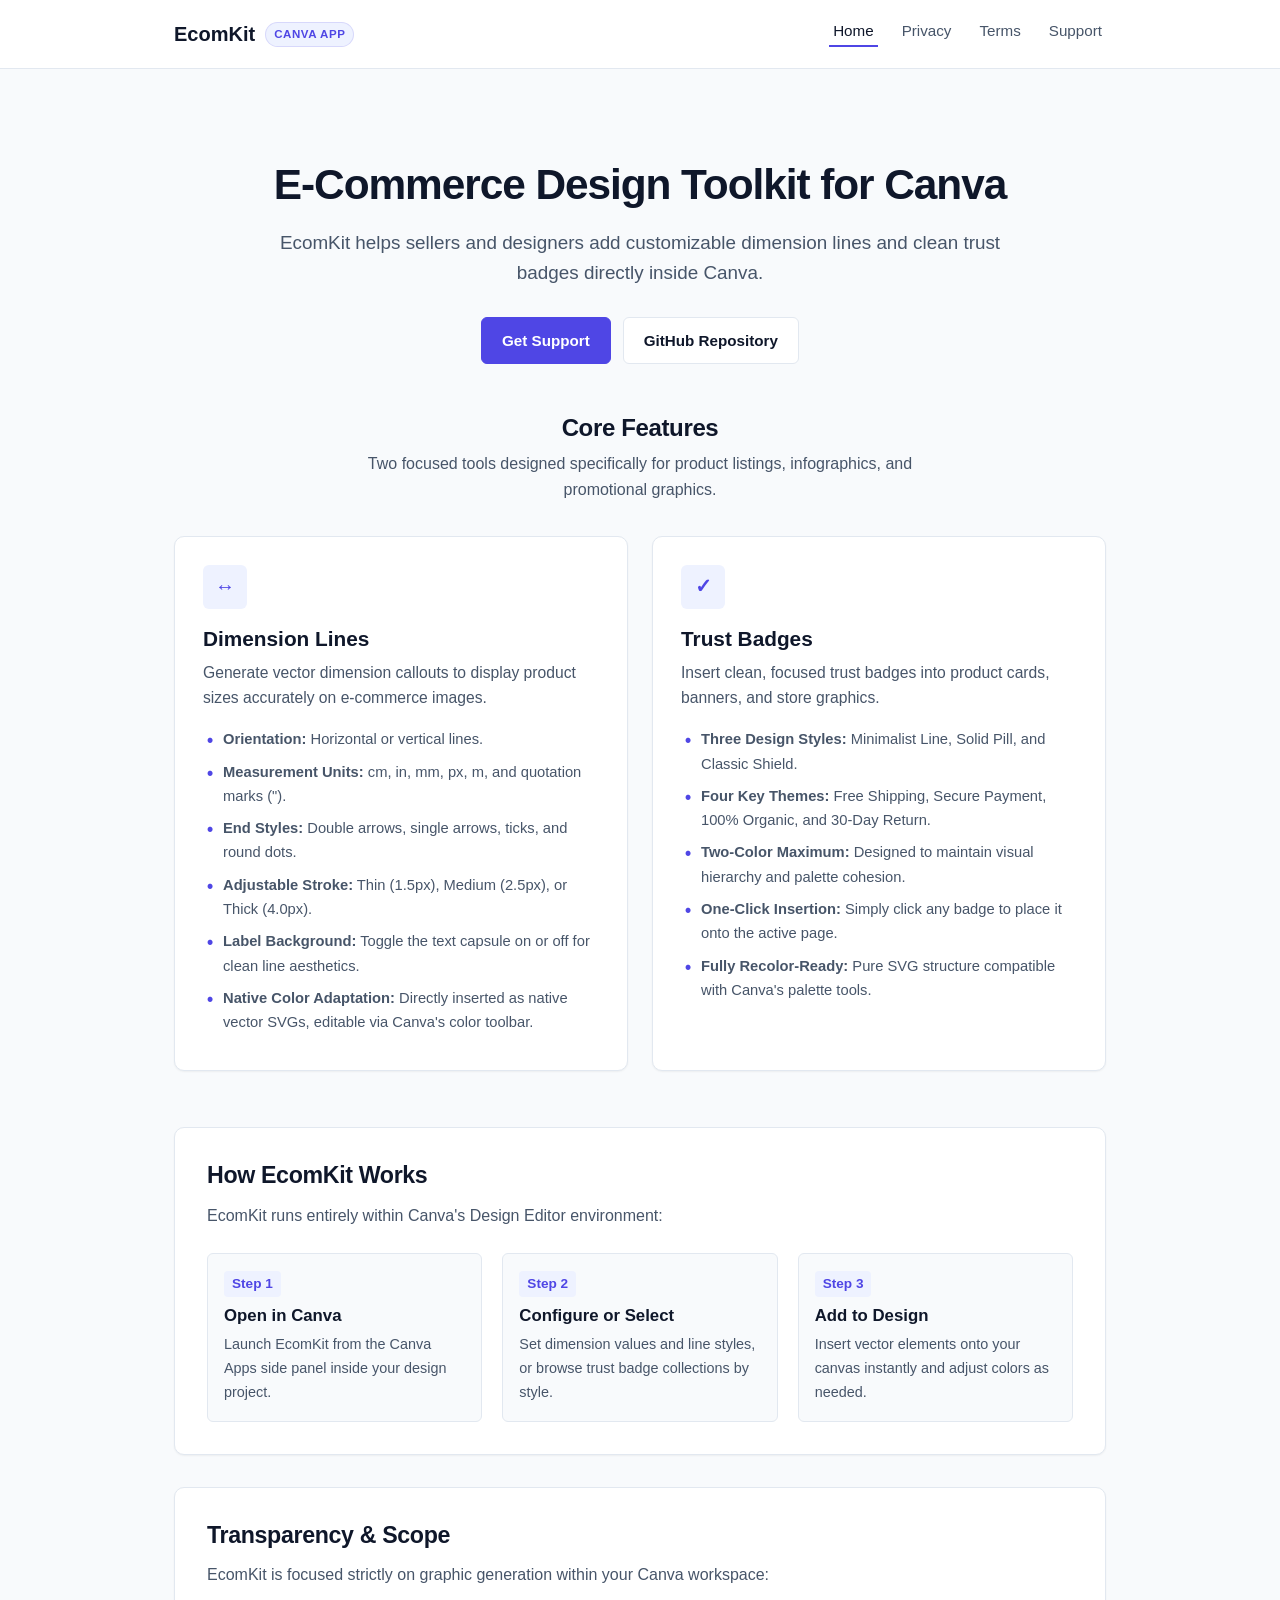
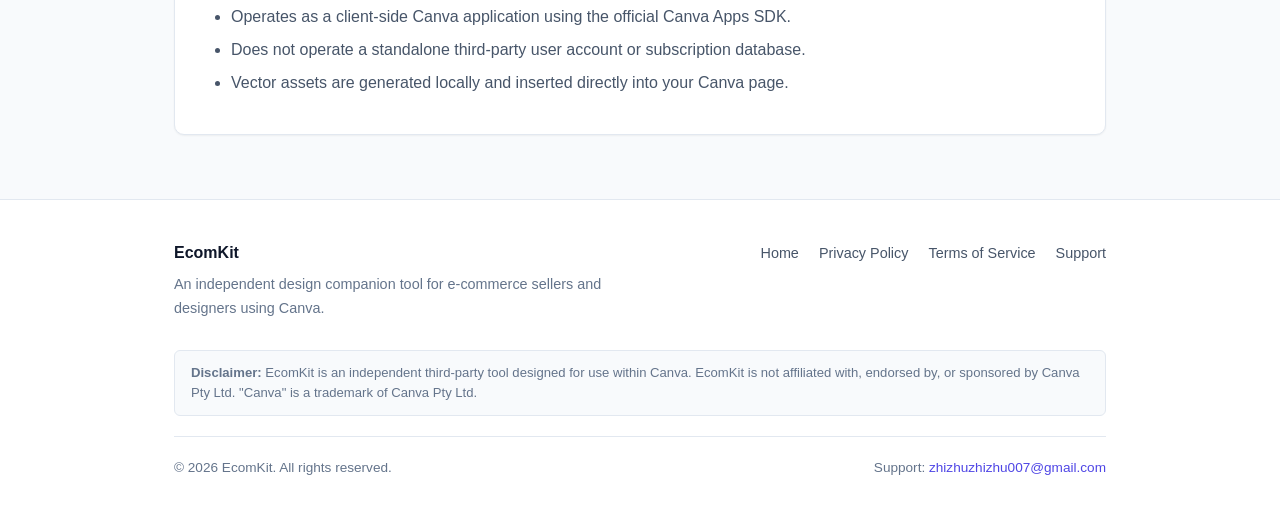
<file: index.html>
<!DOCTYPE html>
<html lang="en">
<head>
  <meta charset="UTF-8">
  <meta name="viewport" content="width=device-width, initial-scale=1.0">
  <title>EcomKit - E-Commerce Design Toolkit for Canva</title>
  <meta name="description" content="EcomKit is an independent Canva app providing dimension lines and trust badge graphics for e-commerce product designs.">
  <link rel="stylesheet" href="style.css">
</head>
<body>

  <!-- Site Header -->
  <header class="site-header">
    <div class="container header-inner">
      <a href="index.html" class="brand">
        <span>EcomKit</span>
        <span class="brand-badge">Canva App</span>
      </a>
      <nav aria-label="Main Navigation">
        <ul class="nav-links">
          <li><a href="index.html" class="active">Home</a></li>
          <li><a href="privacy.html">Privacy</a></li>
          <li><a href="terms.html">Terms</a></li>
          <li><a href="support.html">Support</a></li>
        </ul>
      </nav>
    </div>
  </header>

  <!-- Main Content -->
  <main class="main-content">
    <div class="container">

      <!-- Hero Section -->
      <section class="hero">
        <h1>E-Commerce Design Toolkit for Canva</h1>
        <p class="lead">
          EcomKit helps sellers and designers add customizable dimension lines and clean trust badges directly inside Canva.
        </p>
        <div class="hero-actions">
          <a href="support.html" class="btn btn-primary">Get Support</a>
          <a href="https://github.com/zhizhuzhizhu007/ecomkit" target="_blank" rel="noopener noreferrer" class="btn btn-secondary">GitHub Repository</a>
        </div>
      </section>

      <!-- Features Grid -->
      <section class="features-section" aria-labelledby="features-heading">
        <h2 id="features-heading" style="text-align: center; margin-bottom: 8px;">Core Features</h2>
        <p style="text-align: center; max-width: 620px; margin: 0 auto 24px auto;">
          Two focused tools designed specifically for product listings, infographics, and promotional graphics.
        </p>

        <div class="features-grid">
          <!-- Feature 1: Dimension Lines -->
          <article class="card">
            <div class="card-icon" aria-hidden="true">↔</div>
            <h3>Dimension Lines</h3>
            <p>
              Generate vector dimension callouts to display product sizes accurately on e-commerce images.
            </p>
            <ul class="card-list">
              <li><strong>Orientation:</strong> Horizontal or vertical lines.</li>
              <li><strong>Measurement Units:</strong> cm, in, mm, px, m, and quotation marks (").</li>
              <li><strong>End Styles:</strong> Double arrows, single arrows, ticks, and round dots.</li>
              <li><strong>Adjustable Stroke:</strong> Thin (1.5px), Medium (2.5px), or Thick (4.0px).</li>
              <li><strong>Label Background:</strong> Toggle the text capsule on or off for clean line aesthetics.</li>
              <li><strong>Native Color Adaptation:</strong> Directly inserted as native vector SVGs, editable via Canva's color toolbar.</li>
            </ul>
          </article>

          <!-- Feature 2: Trust Badges -->
          <article class="card">
            <div class="card-icon" aria-hidden="true">✓</div>
            <h3>Trust Badges</h3>
            <p>
              Insert clean, focused trust badges into product cards, banners, and store graphics.
            </p>
            <ul class="card-list">
              <li><strong>Three Design Styles:</strong> Minimalist Line, Solid Pill, and Classic Shield.</li>
              <li><strong>Four Key Themes:</strong> Free Shipping, Secure Payment, 100% Organic, and 30-Day Return.</li>
              <li><strong>Two-Color Maximum:</strong> Designed to maintain visual hierarchy and palette cohesion.</li>
              <li><strong>One-Click Insertion:</strong> Simply click any badge to place it onto the active page.</li>
              <li><strong>Fully Recolor-Ready:</strong> Pure SVG structure compatible with Canva's palette tools.</li>
            </ul>
          </article>
        </div>
      </section>

      <!-- Workflow Section -->
      <section class="section-block" aria-labelledby="workflow-heading">
        <h2 id="workflow-heading">How EcomKit Works</h2>
        <p>EcomKit runs entirely within Canva's Design Editor environment:</p>
        <div class="steps-grid">
          <div class="step-item">
            <span class="step-num">Step 1</span>
            <h4>Open in Canva</h4>
            <p>Launch EcomKit from the Canva Apps side panel inside your design project.</p>
          </div>
          <div class="step-item">
            <span class="step-num">Step 2</span>
            <h4>Configure or Select</h4>
            <p>Set dimension values and line styles, or browse trust badge collections by style.</p>
          </div>
          <div class="step-item">
            <span class="step-num">Step 3</span>
            <h4>Add to Design</h4>
            <p>Insert vector elements onto your canvas instantly and adjust colors as needed.</p>
          </div>
        </div>
      </section>

      <!-- Transparency Note -->
      <section class="section-block" style="margin-top: 32px;" aria-labelledby="transparency-heading">
        <h2 id="transparency-heading">Transparency &amp; Scope</h2>
        <p>
          EcomKit is focused strictly on graphic generation within your Canva workspace:
        </p>
        <ul style="margin-bottom: 0;">
          <li>Operates as a client-side Canva application using the official Canva Apps SDK.</li>
          <li>Does not operate a standalone third-party user account or subscription database.</li>
          <li>Vector assets are generated locally and inserted directly into your Canva page.</li>
        </ul>
      </section>

    </div>
  </main>

  <!-- Site Footer -->
  <footer class="site-footer">
    <div class="container footer-inner">
      <div class="footer-top">
        <div class="footer-brand">
          <strong>EcomKit</strong>
          <p>
            An independent design companion tool for e-commerce sellers and designers using Canva.
          </p>
        </div>
        <ul class="footer-links">
          <li><a href="index.html">Home</a></li>
          <li><a href="privacy.html">Privacy Policy</a></li>
          <li><a href="terms.html">Terms of Service</a></li>
          <li><a href="support.html">Support</a></li>
        </ul>
      </div>

      <div class="footer-disclaimer">
        <strong>Disclaimer:</strong> EcomKit is an independent third-party tool designed for use within Canva. EcomKit is not affiliated with, endorsed by, or sponsored by Canva Pty Ltd. "Canva" is a trademark of Canva Pty Ltd.
      </div>

      <div class="footer-bottom">
        <div>&copy; 2026 EcomKit. All rights reserved.</div>
        <div>Support: <a href="mailto:zhizhuzhizhu007@gmail.com">zhizhuzhizhu007@gmail.com</a></div>
      </div>
    </div>
  </footer>

</body>
</html>
</file>
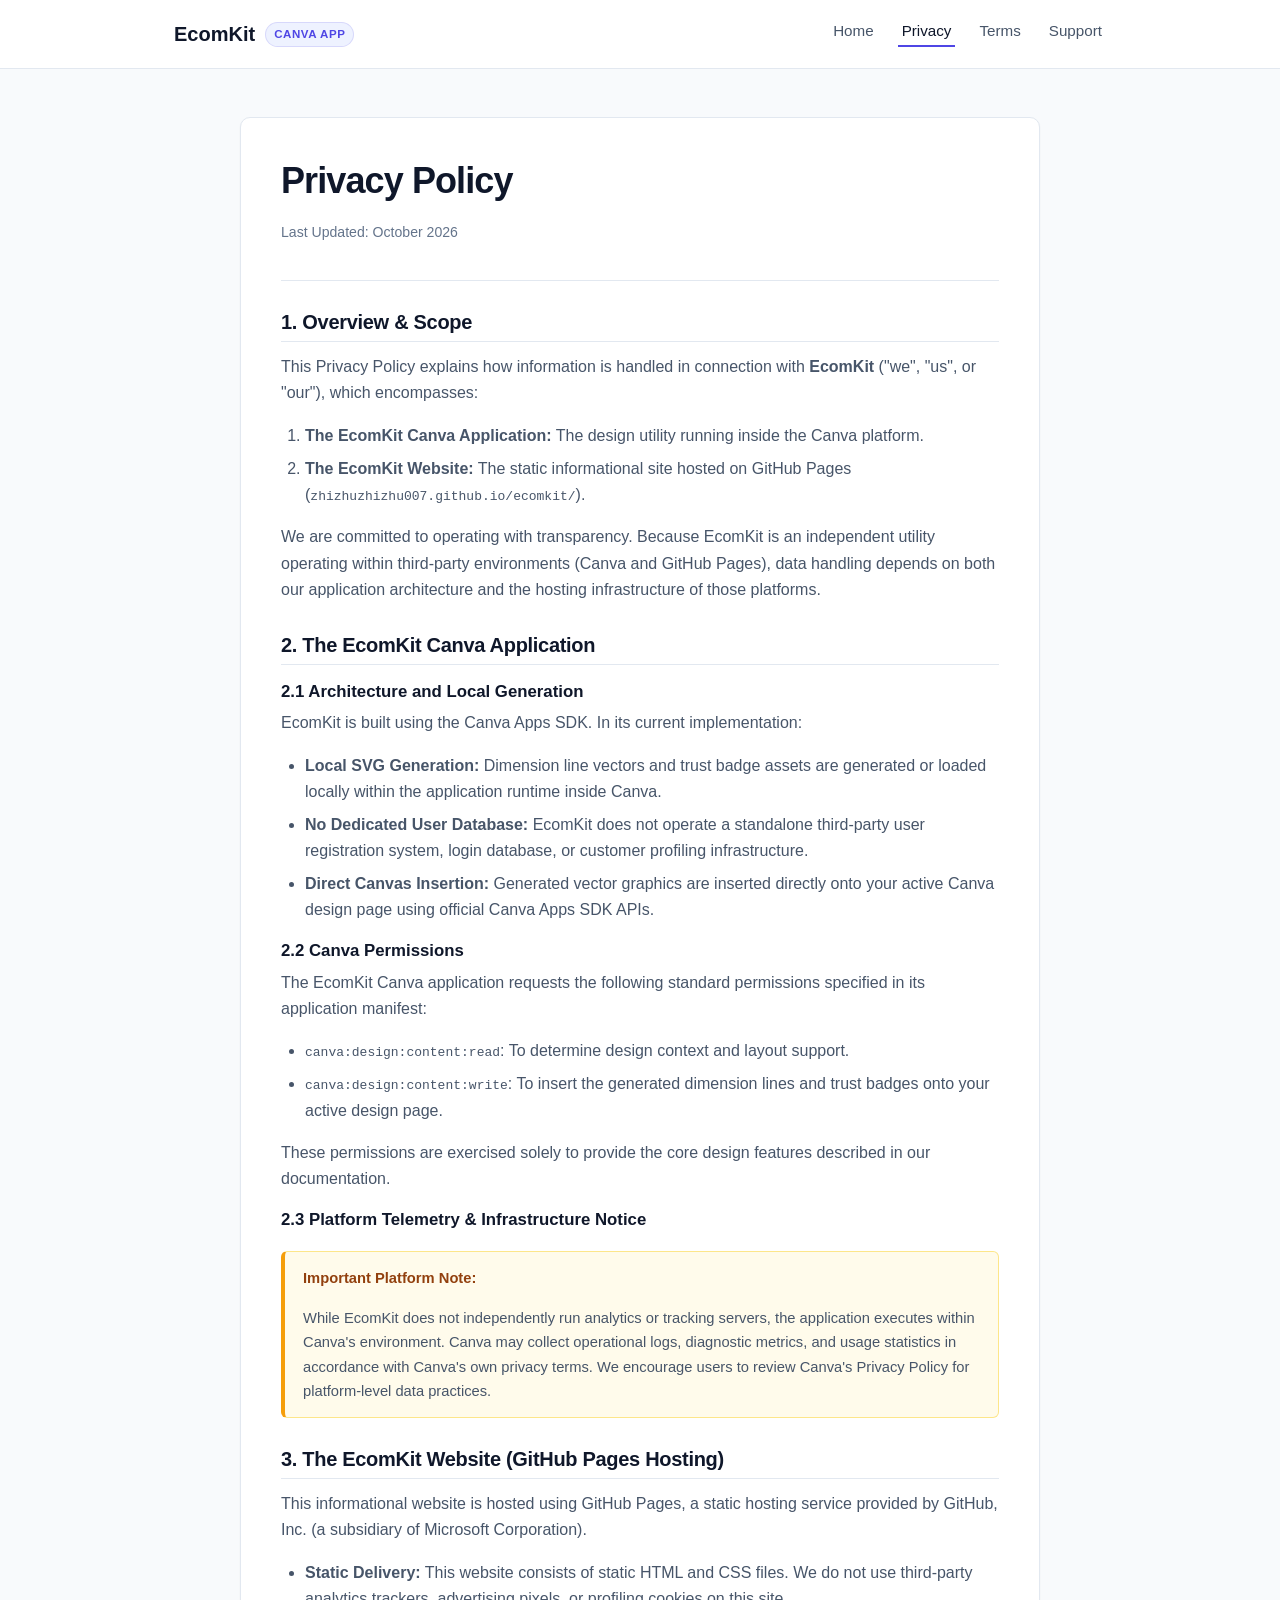
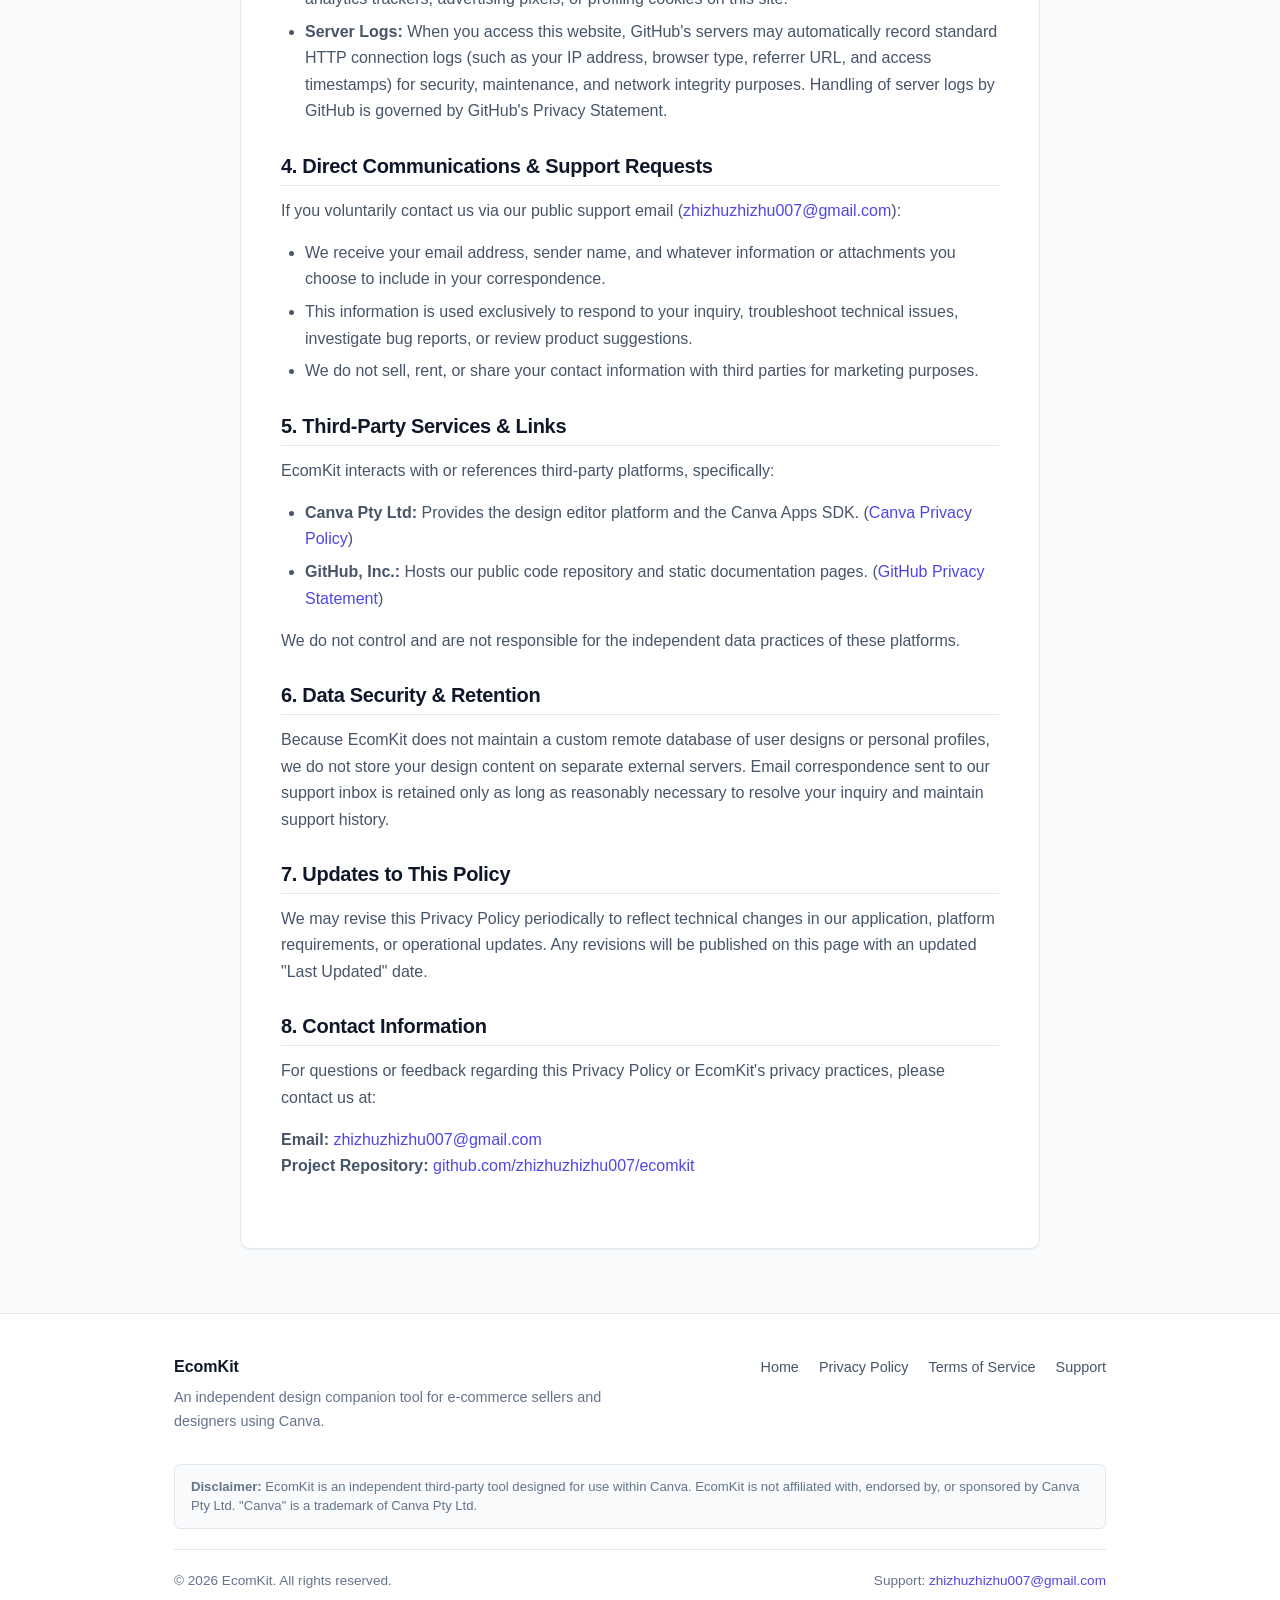
<file: privacy.html>
<!DOCTYPE html>
<html lang="en">
<head>
  <meta charset="UTF-8">
  <meta name="viewport" content="width=device-width, initial-scale=1.0">
  <title>Privacy Policy - EcomKit</title>
  <meta name="description" content="Privacy Policy for the EcomKit Canva application and informational website.">
  <link rel="stylesheet" href="style.css">
</head>
<body>

  <!-- Site Header -->
  <header class="site-header">
    <div class="container header-inner">
      <a href="index.html" class="brand">
        <span>EcomKit</span>
        <span class="brand-badge">Canva App</span>
      </a>
      <nav aria-label="Main Navigation">
        <ul class="nav-links">
          <li><a href="index.html">Home</a></li>
          <li><a href="privacy.html" class="active">Privacy</a></li>
          <li><a href="terms.html">Terms</a></li>
          <li><a href="support.html">Support</a></li>
        </ul>
      </nav>
    </div>
  </header>

  <!-- Main Content -->
  <main class="main-content">
    <div class="container">
      <article class="policy-container">
        
        <header class="policy-header">
          <h1>Privacy Policy</h1>
          <p class="policy-meta">Last Updated: October 2026</p>
        </header>

        <section class="policy-section">
          <h2>1. Overview &amp; Scope</h2>
          <p>
            This Privacy Policy explains how information is handled in connection with <strong>EcomKit</strong> ("we", "us", or "our"), which encompasses:
          </p>
          <ol>
            <li><strong>The EcomKit Canva Application:</strong> The design utility running inside the Canva platform.</li>
            <li><strong>The EcomKit Website:</strong> The static informational site hosted on GitHub Pages (<code>zhizhuzhizhu007.github.io/ecomkit/</code>).</li>
          </ol>
          <p>
            We are committed to operating with transparency. Because EcomKit is an independent utility operating within third-party environments (Canva and GitHub Pages), data handling depends on both our application architecture and the hosting infrastructure of those platforms.
          </p>
        </section>

        <section class="policy-section">
          <h2>2. The EcomKit Canva Application</h2>
          
          <h3>2.1 Architecture and Local Generation</h3>
          <p>
            EcomKit is built using the Canva Apps SDK. In its current implementation:
          </p>
          <ul>
            <li><strong>Local SVG Generation:</strong> Dimension line vectors and trust badge assets are generated or loaded locally within the application runtime inside Canva.</li>
            <li><strong>No Dedicated User Database:</strong> EcomKit does not operate a standalone third-party user registration system, login database, or customer profiling infrastructure.</li>
            <li><strong>Direct Canvas Insertion:</strong> Generated vector graphics are inserted directly onto your active Canva design page using official Canva Apps SDK APIs.</li>
          </ul>

          <h3>2.2 Canva Permissions</h3>
          <p>
            The EcomKit Canva application requests the following standard permissions specified in its application manifest:
          </p>
          <ul>
            <li><code>canva:design:content:read</code>: To determine design context and layout support.</li>
            <li><code>canva:design:content:write</code>: To insert the generated dimension lines and trust badges onto your active design page.</li>
          </ul>
          <p>
            These permissions are exercised solely to provide the core design features described in our documentation.
          </p>

          <h3>2.3 Platform Telemetry &amp; Infrastructure Notice</h3>
          <div class="notice-box">
            <p><strong>Important Platform Note:</strong></p>
            <p>
              While EcomKit does not independently run analytics or tracking servers, the application executes within Canva's environment. Canva may collect operational logs, diagnostic metrics, and usage statistics in accordance with Canva's own privacy terms. We encourage users to review Canva's Privacy Policy for platform-level data practices.
            </p>
          </div>
        </section>

        <section class="policy-section">
          <h2>3. The EcomKit Website (GitHub Pages Hosting)</h2>
          <p>
            This informational website is hosted using GitHub Pages, a static hosting service provided by GitHub, Inc. (a subsidiary of Microsoft Corporation).
          </p>
          <ul>
            <li><strong>Static Delivery:</strong> This website consists of static HTML and CSS files. We do not use third-party analytics trackers, advertising pixels, or profiling cookies on this site.</li>
            <li><strong>Server Logs:</strong> When you access this website, GitHub's servers may automatically record standard HTTP connection logs (such as your IP address, browser type, referrer URL, and access timestamps) for security, maintenance, and network integrity purposes. Handling of server logs by GitHub is governed by GitHub's Privacy Statement.</li>
          </ul>
        </section>

        <section class="policy-section">
          <h2>4. Direct Communications &amp; Support Requests</h2>
          <p>
            If you voluntarily contact us via our public support email (<a href="mailto:zhizhuzhizhu007@gmail.com">zhizhuzhizhu007@gmail.com</a>):
          </p>
          <ul>
            <li>We receive your email address, sender name, and whatever information or attachments you choose to include in your correspondence.</li>
            <li>This information is used exclusively to respond to your inquiry, troubleshoot technical issues, investigate bug reports, or review product suggestions.</li>
            <li>We do not sell, rent, or share your contact information with third parties for marketing purposes.</li>
          </ul>
        </section>

        <section class="policy-section">
          <h2>5. Third-Party Services &amp; Links</h2>
          <p>
            EcomKit interacts with or references third-party platforms, specifically:
          </p>
          <ul>
            <li><strong>Canva Pty Ltd:</strong> Provides the design editor platform and the Canva Apps SDK. (<a href="https://www.canva.com/policies/privacy-policy/" target="_blank" rel="noopener noreferrer">Canva Privacy Policy</a>)</li>
            <li><strong>GitHub, Inc.:</strong> Hosts our public code repository and static documentation pages. (<a href="https://docs.github.com/en/site-policy/privacy-policies/github-privacy-statement" target="_blank" rel="noopener noreferrer">GitHub Privacy Statement</a>)</li>
          </ul>
          <p>
            We do not control and are not responsible for the independent data practices of these platforms.
          </p>
        </section>

        <section class="policy-section">
          <h2>6. Data Security &amp; Retention</h2>
          <p>
            Because EcomKit does not maintain a custom remote database of user designs or personal profiles, we do not store your design content on separate external servers. Email correspondence sent to our support inbox is retained only as long as reasonably necessary to resolve your inquiry and maintain support history.
          </p>
        </section>

        <section class="policy-section">
          <h2>7. Updates to This Policy</h2>
          <p>
            We may revise this Privacy Policy periodically to reflect technical changes in our application, platform requirements, or operational updates. Any revisions will be published on this page with an updated "Last Updated" date.
          </p>
        </section>

        <section class="policy-section">
          <h2>8. Contact Information</h2>
          <p>
            For questions or feedback regarding this Privacy Policy or EcomKit's privacy practices, please contact us at:
          </p>
          <p style="margin-top: 8px;">
            <strong>Email:</strong> <a href="mailto:zhizhuzhizhu007@gmail.com">zhizhuzhizhu007@gmail.com</a><br>
            <strong>Project Repository:</strong> <a href="https://github.com/zhizhuzhizhu007/ecomkit" target="_blank" rel="noopener noreferrer">github.com/zhizhuzhizhu007/ecomkit</a>
          </p>
        </section>

      </article>
    </div>
  </main>

  <!-- Site Footer -->
  <footer class="site-footer">
    <div class="container footer-inner">
      <div class="footer-top">
        <div class="footer-brand">
          <strong>EcomKit</strong>
          <p>
            An independent design companion tool for e-commerce sellers and designers using Canva.
          </p>
        </div>
        <ul class="footer-links">
          <li><a href="index.html">Home</a></li>
          <li><a href="privacy.html">Privacy Policy</a></li>
          <li><a href="terms.html">Terms of Service</a></li>
          <li><a href="support.html">Support</a></li>
        </ul>
      </div>

      <div class="footer-disclaimer">
        <strong>Disclaimer:</strong> EcomKit is an independent third-party tool designed for use within Canva. EcomKit is not affiliated with, endorsed by, or sponsored by Canva Pty Ltd. "Canva" is a trademark of Canva Pty Ltd.
      </div>

      <div class="footer-bottom">
        <div>&copy; 2026 EcomKit. All rights reserved.</div>
        <div>Support: <a href="mailto:zhizhuzhizhu007@gmail.com">zhizhuzhizhu007@gmail.com</a></div>
      </div>
    </div>
  </footer>

</body>
</html>
</file>
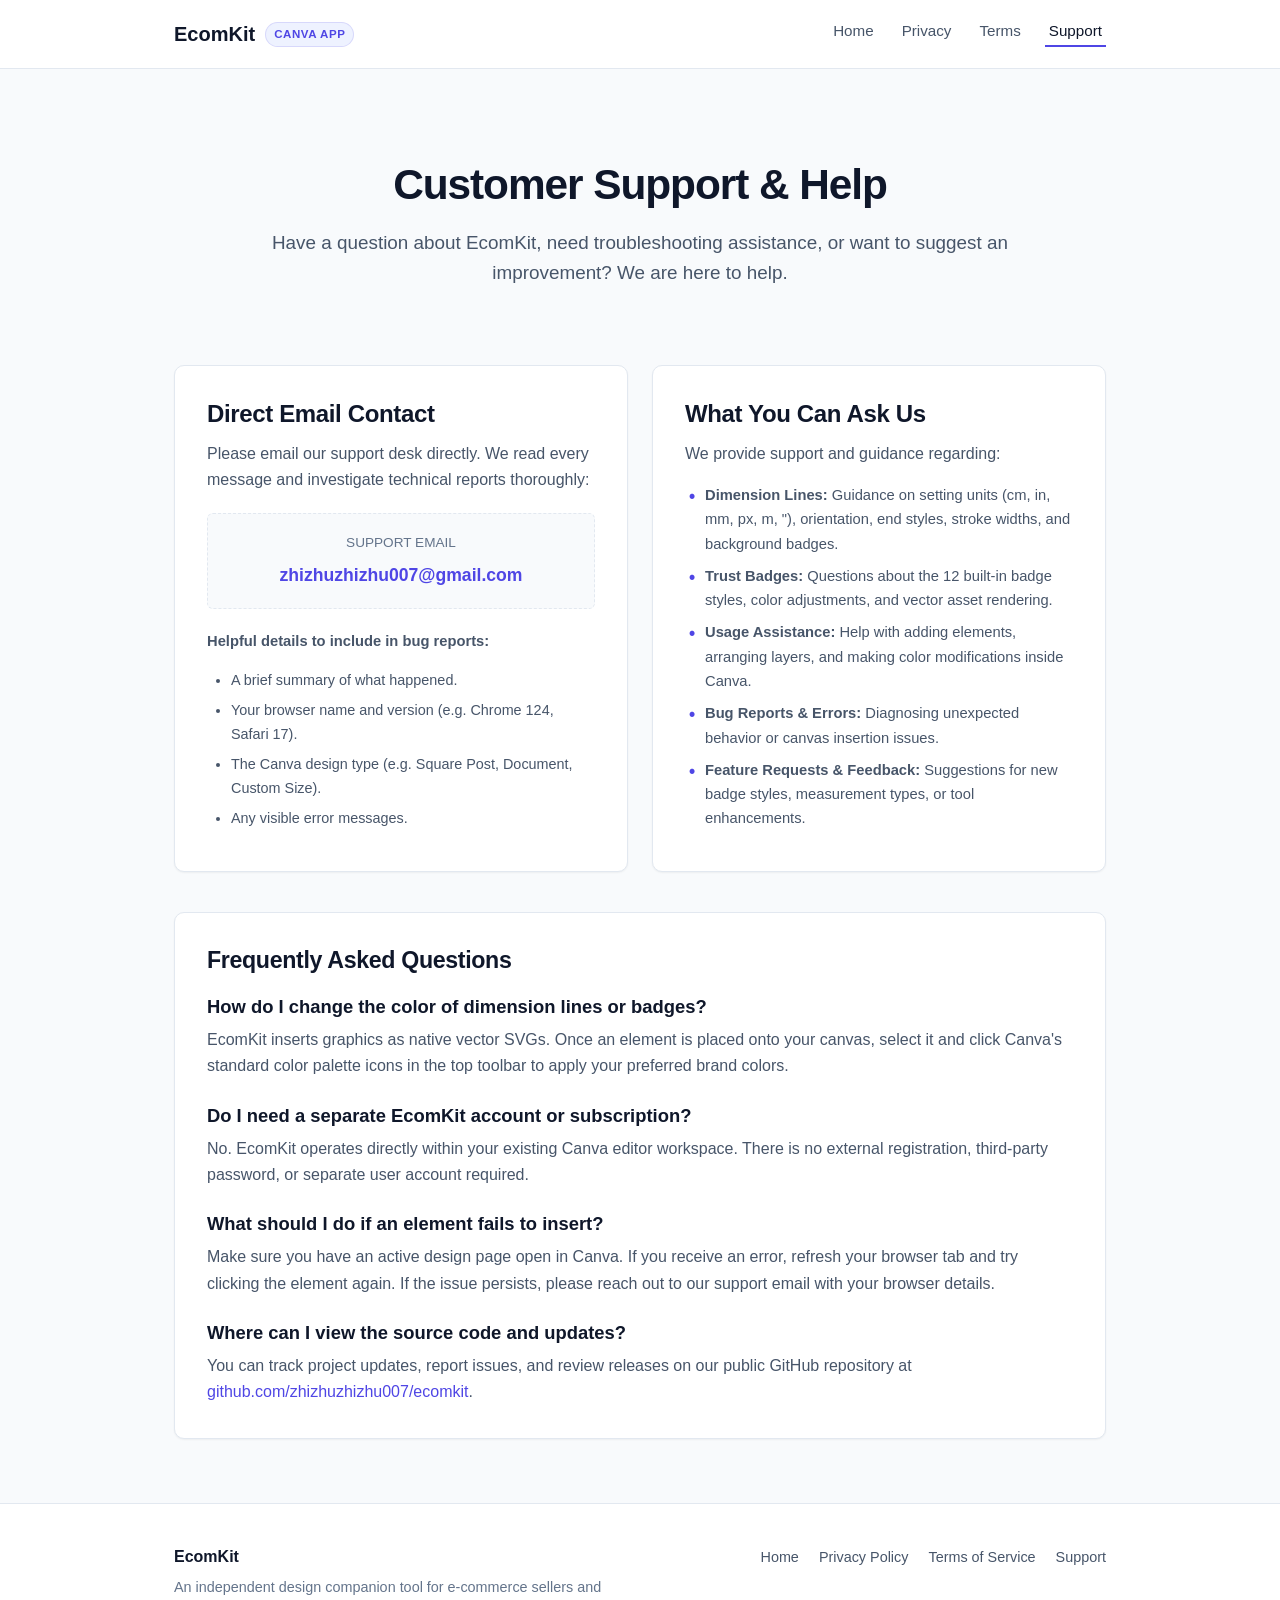
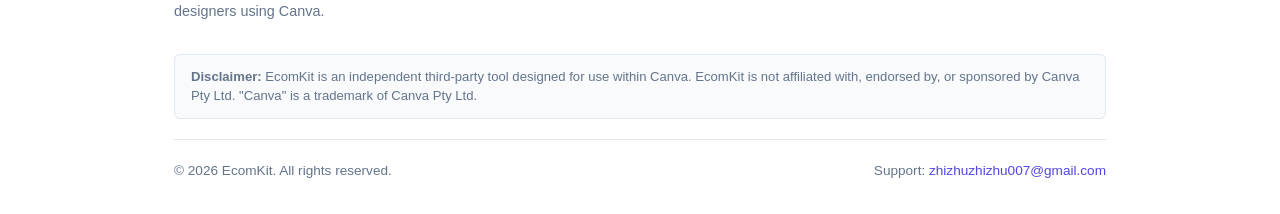
<file: support.html>
<!DOCTYPE html>
<html lang="en">
<head>
  <meta charset="UTF-8">
  <meta name="viewport" content="width=device-width, initial-scale=1.0">
  <title>Support &amp; Contact - EcomKit</title>
  <meta name="description" content="Get support, submit feedback, or report issues for the EcomKit Canva application.">
  <link rel="stylesheet" href="style.css">
</head>
<body>

  <!-- Site Header -->
  <header class="site-header">
    <div class="container header-inner">
      <a href="index.html" class="brand">
        <span>EcomKit</span>
        <span class="brand-badge">Canva App</span>
      </a>
      <nav aria-label="Main Navigation">
        <ul class="nav-links">
          <li><a href="index.html">Home</a></li>
          <li><a href="privacy.html">Privacy</a></li>
          <li><a href="terms.html">Terms</a></li>
          <li><a href="support.html" class="active">Support</a></li>
        </ul>
      </nav>
    </div>
  </header>

  <!-- Main Content -->
  <main class="main-content">
    <div class="container">
      
      <!-- Page Header -->
      <section class="hero" style="padding-bottom: 24px;">
        <h1>Customer Support &amp; Help</h1>
        <p class="lead">
          Have a question about EcomKit, need troubleshooting assistance, or want to suggest an improvement? We are here to help.
        </p>
      </section>

      <!-- Support Grid -->
      <div class="support-grid">
        
        <!-- Primary Contact Card -->
        <div class="contact-card">
          <h2>Direct Email Contact</h2>
          <p>
            Please email our support desk directly. We read every message and investigate technical reports thoroughly:
          </p>
          <div class="contact-email-box">
            <div style="font-size: 0.85rem; color: var(--text-light); margin-bottom: 6px;">SUPPORT EMAIL</div>
            <a href="mailto:zhizhuzhizhu007@gmail.com" class="contact-email-link">zhizhuzhizhu007@gmail.com</a>
          </div>
          <p style="font-size: 0.92rem;">
            <strong>Helpful details to include in bug reports:</strong>
          </p>
          <ul style="font-size: 0.9rem; margin-bottom: 0;">
            <li>A brief summary of what happened.</li>
            <li>Your browser name and version (e.g. Chrome 124, Safari 17).</li>
            <li>The Canva design type (e.g. Square Post, Document, Custom Size).</li>
            <li>Any visible error messages.</li>
          </ul>
        </div>

        <!-- Topics Handled -->
        <div class="contact-card">
          <h2>What You Can Ask Us</h2>
          <p>We provide support and guidance regarding:</p>
          <ul class="card-list" style="margin-top: 12px;">
            <li><strong>Dimension Lines:</strong> Guidance on setting units (cm, in, mm, px, m, "), orientation, end styles, stroke widths, and background badges.</li>
            <li><strong>Trust Badges:</strong> Questions about the 12 built-in badge styles, color adjustments, and vector asset rendering.</li>
            <li><strong>Usage Assistance:</strong> Help with adding elements, arranging layers, and making color modifications inside Canva.</li>
            <li><strong>Bug Reports &amp; Errors:</strong> Diagnosing unexpected behavior or canvas insertion issues.</li>
            <li><strong>Feature Requests &amp; Feedback:</strong> Suggestions for new badge styles, measurement types, or tool enhancements.</li>
          </ul>
        </div>

      </div>

      <!-- Frequently Asked Questions -->
      <section class="section-block" style="margin-top: 40px;" aria-labelledby="faq-heading">
        <h2 id="faq-heading">Frequently Asked Questions</h2>
        
        <div style="margin-top: 20px;">
          <article style="margin-bottom: 24px;">
            <h3>How do I change the color of dimension lines or badges?</h3>
            <p>
              EcomKit inserts graphics as native vector SVGs. Once an element is placed onto your canvas, select it and click Canva's standard color palette icons in the top toolbar to apply your preferred brand colors.
            </p>
          </article>

          <article style="margin-bottom: 24px;">
            <h3>Do I need a separate EcomKit account or subscription?</h3>
            <p>
              No. EcomKit operates directly within your existing Canva editor workspace. There is no external registration, third-party password, or separate user account required.
            </p>
          </article>

          <article style="margin-bottom: 24px;">
            <h3>What should I do if an element fails to insert?</h3>
            <p>
              Make sure you have an active design page open in Canva. If you receive an error, refresh your browser tab and try clicking the element again. If the issue persists, please reach out to our support email with your browser details.
            </p>
          </article>

          <article style="margin-bottom: 0;">
            <h3>Where can I view the source code and updates?</h3>
            <p style="margin-bottom: 0;">
              You can track project updates, report issues, and review releases on our public GitHub repository at <a href="https://github.com/zhizhuzhizhu007/ecomkit" target="_blank" rel="noopener noreferrer">github.com/zhizhuzhizhu007/ecomkit</a>.
            </p>
          </article>
        </div>
      </section>

    </div>
  </main>

  <!-- Site Footer -->
  <footer class="site-footer">
    <div class="container footer-inner">
      <div class="footer-top">
        <div class="footer-brand">
          <strong>EcomKit</strong>
          <p>
            An independent design companion tool for e-commerce sellers and designers using Canva.
          </p>
        </div>
        <ul class="footer-links">
          <li><a href="index.html">Home</a></li>
          <li><a href="privacy.html">Privacy Policy</a></li>
          <li><a href="terms.html">Terms of Service</a></li>
          <li><a href="support.html">Support</a></li>
        </ul>
      </div>

      <div class="footer-disclaimer">
        <strong>Disclaimer:</strong> EcomKit is an independent third-party tool designed for use within Canva. EcomKit is not affiliated with, endorsed by, or sponsored by Canva Pty Ltd. "Canva" is a trademark of Canva Pty Ltd.
      </div>

      <div class="footer-bottom">
        <div>&copy; 2026 EcomKit. All rights reserved.</div>
        <div>Support: <a href="mailto:zhizhuzhizhu007@gmail.com">zhizhuzhizhu007@gmail.com</a></div>
      </div>
    </div>
  </footer>

</body>
</html>
</file>
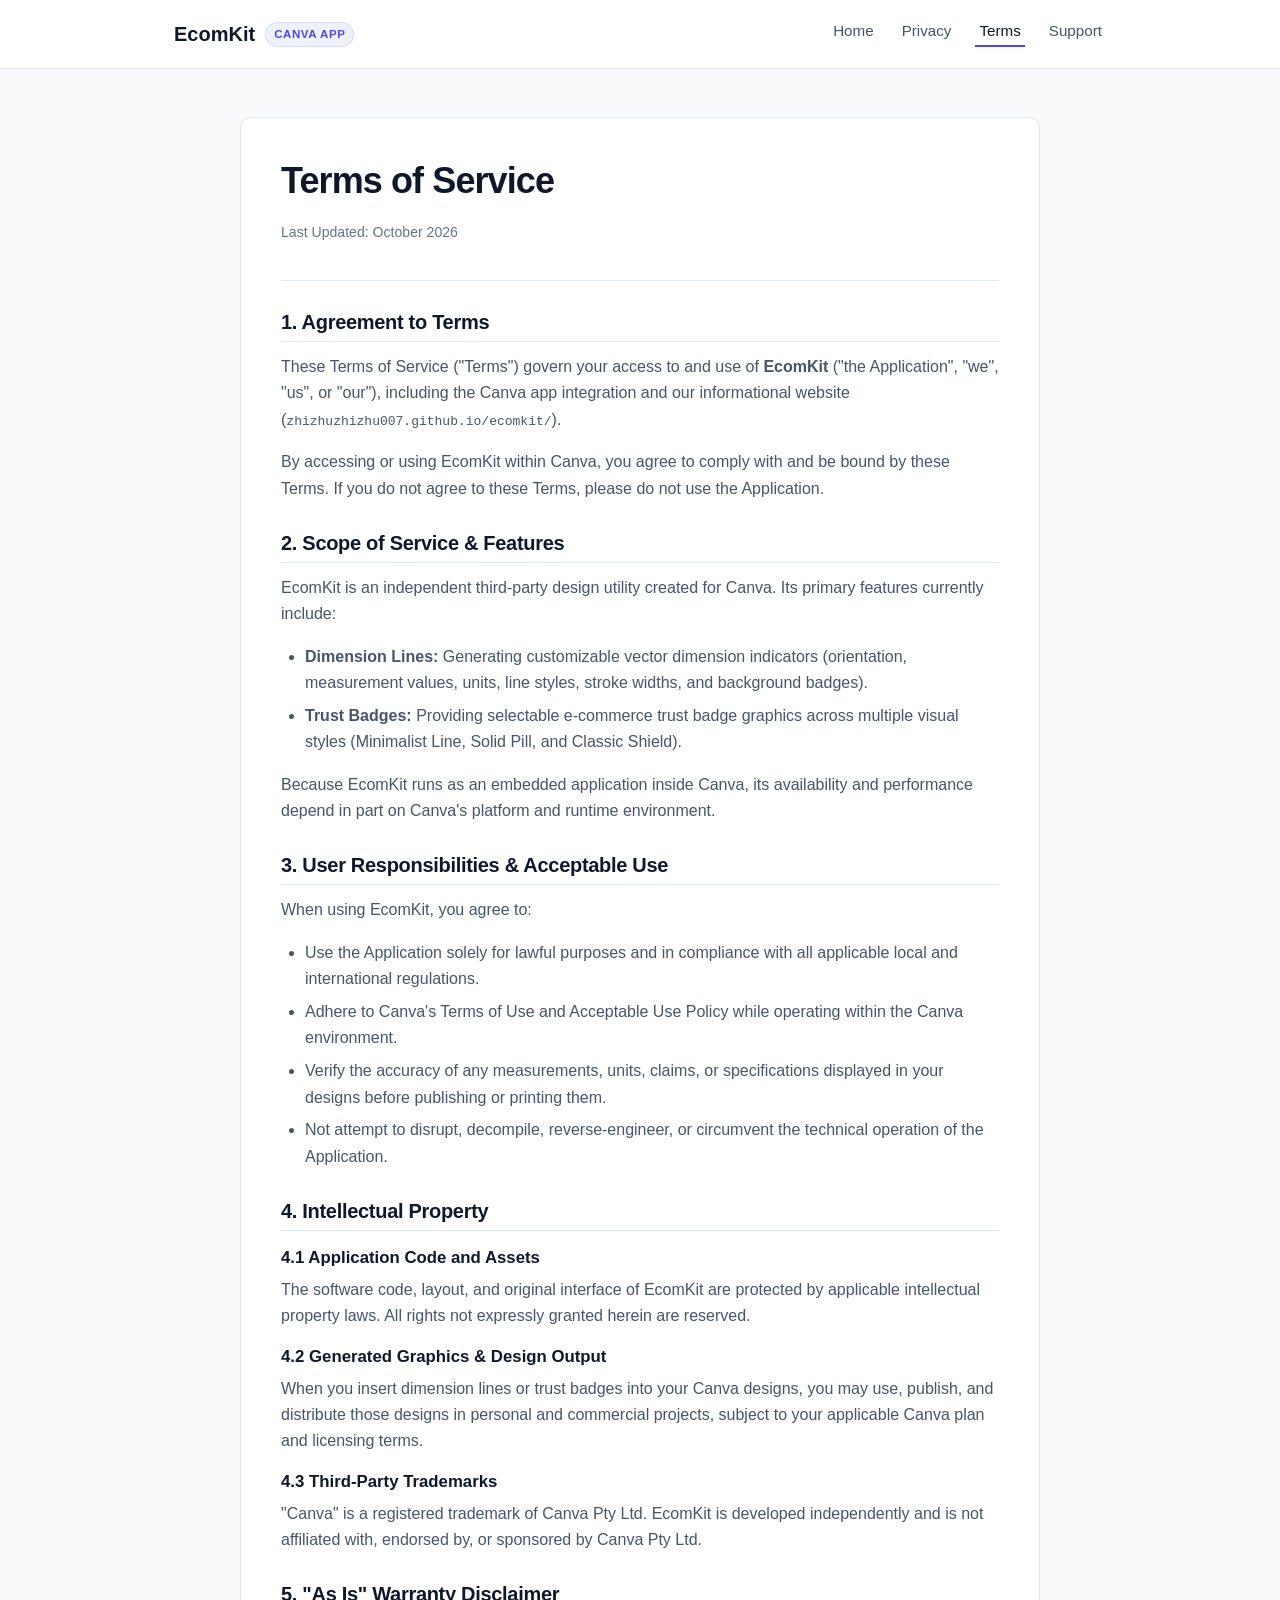
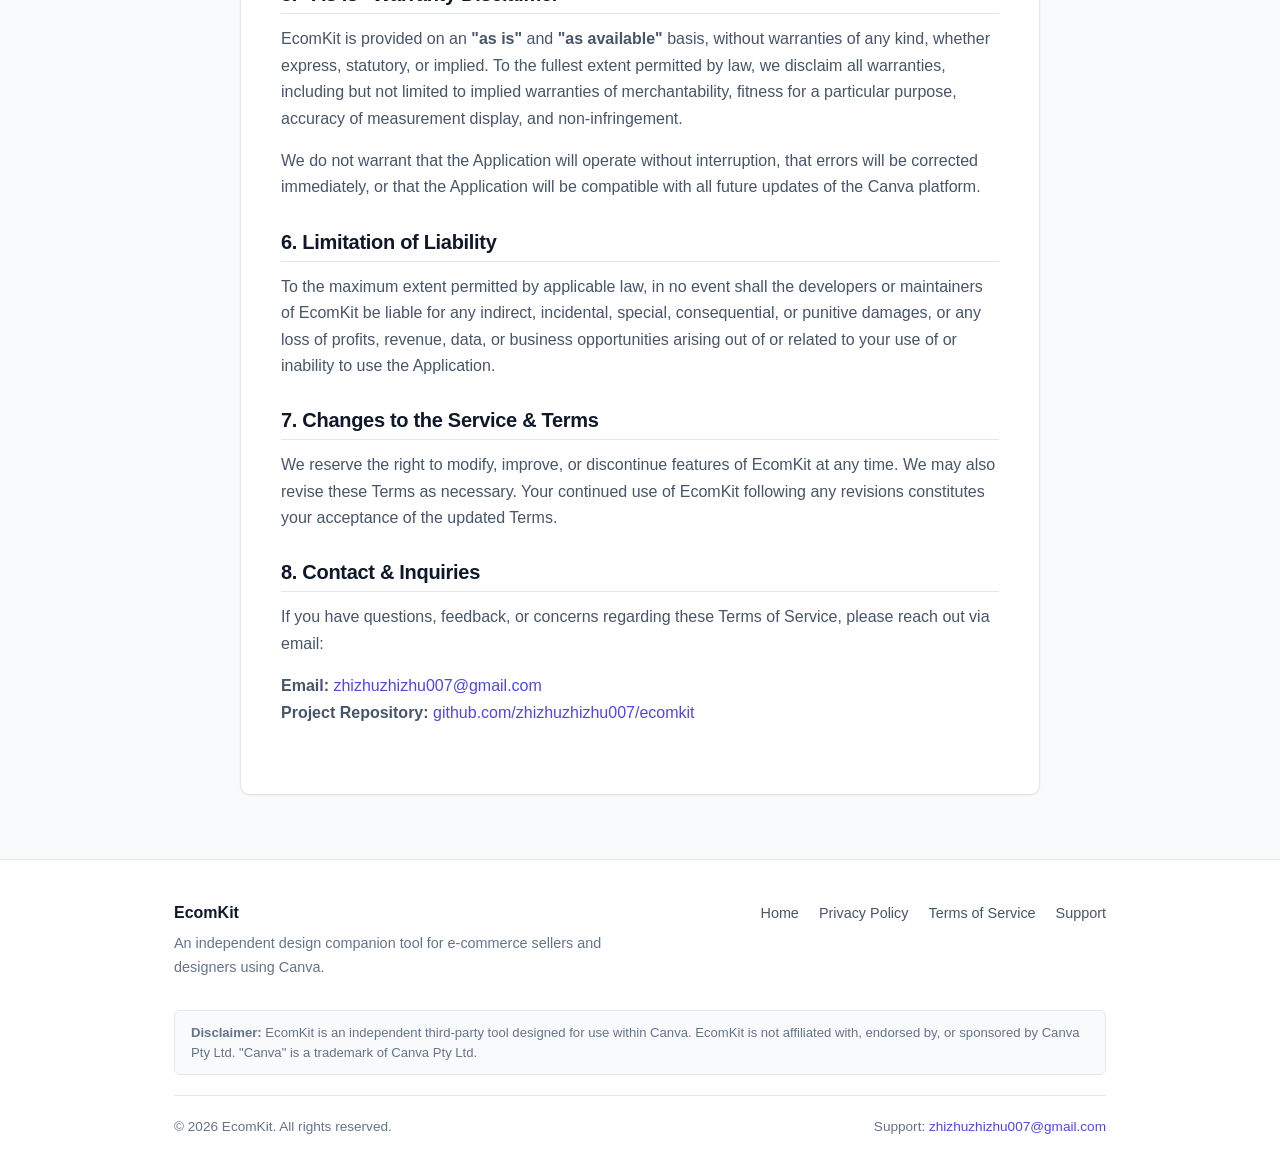
<file: terms.html>
<!DOCTYPE html>
<html lang="en">
<head>
  <meta charset="UTF-8">
  <meta name="viewport" content="width=device-width, initial-scale=1.0">
  <title>Terms of Service - EcomKit</title>
  <meta name="description" content="Terms of Service governing the use of EcomKit for Canva and its official website.">
  <link rel="stylesheet" href="style.css">
</head>
<body>

  <!-- Site Header -->
  <header class="site-header">
    <div class="container header-inner">
      <a href="index.html" class="brand">
        <span>EcomKit</span>
        <span class="brand-badge">Canva App</span>
      </a>
      <nav aria-label="Main Navigation">
        <ul class="nav-links">
          <li><a href="index.html">Home</a></li>
          <li><a href="privacy.html">Privacy</a></li>
          <li><a href="terms.html" class="active">Terms</a></li>
          <li><a href="support.html">Support</a></li>
        </ul>
      </nav>
    </div>
  </header>

  <!-- Main Content -->
  <main class="main-content">
    <div class="container">
      <article class="policy-container">
        
        <header class="policy-header">
          <h1>Terms of Service</h1>
          <p class="policy-meta">Last Updated: October 2026</p>
        </header>

        <section class="policy-section">
          <h2>1. Agreement to Terms</h2>
          <p>
            These Terms of Service ("Terms") govern your access to and use of <strong>EcomKit</strong> ("the Application", "we", "us", or "our"), including the Canva app integration and our informational website (<code>zhizhuzhizhu007.github.io/ecomkit/</code>).
          </p>
          <p>
            By accessing or using EcomKit within Canva, you agree to comply with and be bound by these Terms. If you do not agree to these Terms, please do not use the Application.
          </p>
        </section>

        <section class="policy-section">
          <h2>2. Scope of Service &amp; Features</h2>
          <p>
            EcomKit is an independent third-party design utility created for Canva. Its primary features currently include:
          </p>
          <ul>
            <li><strong>Dimension Lines:</strong> Generating customizable vector dimension indicators (orientation, measurement values, units, line styles, stroke widths, and background badges).</li>
            <li><strong>Trust Badges:</strong> Providing selectable e-commerce trust badge graphics across multiple visual styles (Minimalist Line, Solid Pill, and Classic Shield).</li>
          </ul>
          <p>
            Because EcomKit runs as an embedded application inside Canva, its availability and performance depend in part on Canva's platform and runtime environment.
          </p>
        </section>

        <section class="policy-section">
          <h2>3. User Responsibilities &amp; Acceptable Use</h2>
          <p>When using EcomKit, you agree to:</p>
          <ul>
            <li>Use the Application solely for lawful purposes and in compliance with all applicable local and international regulations.</li>
            <li>Adhere to Canva's Terms of Use and Acceptable Use Policy while operating within the Canva environment.</li>
            <li>Verify the accuracy of any measurements, units, claims, or specifications displayed in your designs before publishing or printing them.</li>
            <li>Not attempt to disrupt, decompile, reverse-engineer, or circumvent the technical operation of the Application.</li>
          </ul>
        </section>

        <section class="policy-section">
          <h2>4. Intellectual Property</h2>
          <h3>4.1 Application Code and Assets</h3>
          <p>
            The software code, layout, and original interface of EcomKit are protected by applicable intellectual property laws. All rights not expressly granted herein are reserved.
          </p>

          <h3>4.2 Generated Graphics &amp; Design Output</h3>
          <p>
            When you insert dimension lines or trust badges into your Canva designs, you may use, publish, and distribute those designs in personal and commercial projects, subject to your applicable Canva plan and licensing terms.
          </p>

          <h3>4.3 Third-Party Trademarks</h3>
          <p>
            "Canva" is a registered trademark of Canva Pty Ltd. EcomKit is developed independently and is not affiliated with, endorsed by, or sponsored by Canva Pty Ltd.
          </p>
        </section>

        <section class="policy-section">
          <h2>5. "As Is" Warranty Disclaimer</h2>
          <p>
            EcomKit is provided on an <strong>"as is"</strong> and <strong>"as available"</strong> basis, without warranties of any kind, whether express, statutory, or implied. To the fullest extent permitted by law, we disclaim all warranties, including but not limited to implied warranties of merchantability, fitness for a particular purpose, accuracy of measurement display, and non-infringement.
          </p>
          <p>
            We do not warrant that the Application will operate without interruption, that errors will be corrected immediately, or that the Application will be compatible with all future updates of the Canva platform.
          </p>
        </section>

        <section class="policy-section">
          <h2>6. Limitation of Liability</h2>
          <p>
            To the maximum extent permitted by applicable law, in no event shall the developers or maintainers of EcomKit be liable for any indirect, incidental, special, consequential, or punitive damages, or any loss of profits, revenue, data, or business opportunities arising out of or related to your use of or inability to use the Application.
          </p>
        </section>

        <section class="policy-section">
          <h2>7. Changes to the Service &amp; Terms</h2>
          <p>
            We reserve the right to modify, improve, or discontinue features of EcomKit at any time. We may also revise these Terms as necessary. Your continued use of EcomKit following any revisions constitutes your acceptance of the updated Terms.
          </p>
        </section>

        <section class="policy-section">
          <h2>8. Contact &amp; Inquiries</h2>
          <p>
            If you have questions, feedback, or concerns regarding these Terms of Service, please reach out via email:
          </p>
          <p style="margin-top: 8px;">
            <strong>Email:</strong> <a href="mailto:zhizhuzhizhu007@gmail.com">zhizhuzhizhu007@gmail.com</a><br>
            <strong>Project Repository:</strong> <a href="https://github.com/zhizhuzhizhu007/ecomkit" target="_blank" rel="noopener noreferrer">github.com/zhizhuzhizhu007/ecomkit</a>
          </p>
        </section>

      </article>
    </div>
  </main>

  <!-- Site Footer -->
  <footer class="site-footer">
    <div class="container footer-inner">
      <div class="footer-top">
        <div class="footer-brand">
          <strong>EcomKit</strong>
          <p>
            An independent design companion tool for e-commerce sellers and designers using Canva.
          </p>
        </div>
        <ul class="footer-links">
          <li><a href="index.html">Home</a></li>
          <li><a href="privacy.html">Privacy Policy</a></li>
          <li><a href="terms.html">Terms of Service</a></li>
          <li><a href="support.html">Support</a></li>
        </ul>
      </div>

      <div class="footer-disclaimer">
        <strong>Disclaimer:</strong> EcomKit is an independent third-party tool designed for use within Canva. EcomKit is not affiliated with, endorsed by, or sponsored by Canva Pty Ltd. "Canva" is a trademark of Canva Pty Ltd.
      </div>

      <div class="footer-bottom">
        <div>&copy; 2026 EcomKit. All rights reserved.</div>
        <div>Support: <a href="mailto:zhizhuzhizhu007@gmail.com">zhizhuzhizhu007@gmail.com</a></div>
      </div>
    </div>
  </footer>

</body>
</html>
</file>
<file: style.css>
/* ==========================================================================
   EcomKit Official Website Stylesheet
   Modern, responsive, pure CSS styling (no external dependencies)
   ========================================================================== */

:root {
  --bg-canvas: #f8fafc;
  --bg-card: #ffffff;
  --bg-muted: #f1f5f9;
  --text-main: #0f172a;
  --text-muted: #475569;
  --text-light: #64748b;
  --border-color: #e2e8f0;
  --border-focus: #cbd5e1;
  --accent: #4f46e5;
  --accent-hover: #4338ca;
  --accent-light: #eef2ff;
  --radius-sm: 6px;
  --radius-md: 10px;
  --radius-lg: 16px;
  --shadow-sm: 0 1px 2px 0 rgba(0, 0, 0, 0.05);
  --shadow-md: 0 4px 6px -1px rgba(0, 0, 0, 0.07), 0 2px 4px -2px rgba(0, 0, 0, 0.05);
  --font-stack: -apple-system, BlinkMacSystemFont, "Segoe UI", Roboto, Helvetica, Arial, sans-serif;
  --max-width: 980px;
}

*, *::before, *::after {
  box-sizing: border-box;
  margin: 0;
  padding: 0;
}

body {
  font-family: var(--font-stack);
  background-color: var(--bg-canvas);
  color: var(--text-main);
  line-height: 1.65;
  -webkit-font-smoothing: antialiased;
  min-height: 100vh;
  display: flex;
  flex-direction: column;
}

/* Typography Helpers */
h1, h2, h3, h4 {
  color: var(--text-main);
  line-height: 1.3;
  font-weight: 700;
}

h1 {
  font-size: 2.25rem;
  letter-spacing: -0.025em;
  margin-bottom: 1rem;
}

h2 {
  font-size: 1.5rem;
  letter-spacing: -0.015em;
  margin-bottom: 0.75rem;
}

h3 {
  font-size: 1.15rem;
  margin-bottom: 0.5rem;
}

p {
  margin-bottom: 1rem;
  color: var(--text-muted);
}

a {
  color: var(--accent);
  text-decoration: none;
  transition: color 0.15s ease;
}

a:hover {
  color: var(--accent-hover);
  text-decoration: underline;
}

ul, ol {
  margin-left: 1.5rem;
  margin-bottom: 1rem;
  color: var(--text-muted);
}

li {
  margin-bottom: 0.4rem;
}

/* Layout */
.container {
  width: 100%;
  max-width: var(--max-width);
  margin: 0 auto;
  padding: 0 24px;
}

/* Header & Navigation */
.site-header {
  background-color: var(--bg-card);
  border-bottom: 1px solid var(--border-color);
  position: sticky;
  top: 0;
  z-index: 100;
}

.header-inner {
  display: flex;
  align-items: center;
  justify-content: space-between;
  height: 68px;
}

.brand {
  display: flex;
  align-items: center;
  gap: 10px;
  font-weight: 800;
  font-size: 1.25rem;
  color: var(--text-main);
  text-decoration: none;
}

.brand:hover {
  text-decoration: none;
}

.brand-badge {
  font-size: 0.72rem;
  font-weight: 600;
  text-transform: uppercase;
  letter-spacing: 0.05em;
  background-color: var(--accent-light);
  color: var(--accent);
  padding: 2px 8px;
  border-radius: 9999px;
  border: 1px solid rgba(79, 70, 229, 0.15);
}

.nav-links {
  display: flex;
  align-items: center;
  gap: 20px;
  list-style: none;
  margin: 0;
}

.nav-links a {
  font-size: 0.95rem;
  font-weight: 500;
  color: var(--text-muted);
  text-decoration: none;
  padding: 6px 4px;
  border-bottom: 2px solid transparent;
  transition: all 0.15s ease;
}

.nav-links a:hover,
.nav-links a.active {
  color: var(--text-main);
  border-bottom-color: var(--accent);
  text-decoration: none;
}

/* Main Content Wrapper */
.main-content {
  flex: 1;
  padding: 48px 0 64px 0;
}

/* Hero Section */
.hero {
  text-align: center;
  padding: 40px 0 48px 0;
  max-width: 760px;
  margin: 0 auto;
}

.hero h1 {
  font-size: 2.65rem;
  margin-bottom: 1rem;
}

.hero p.lead {
  font-size: 1.18rem;
  color: var(--text-muted);
  line-height: 1.6;
  margin-bottom: 1.75rem;
}

.hero-actions {
  display: flex;
  align-items: center;
  justify-content: center;
  gap: 12px;
  flex-wrap: wrap;
}

.btn {
  display: inline-flex;
  align-items: center;
  justify-content: center;
  font-size: 0.95rem;
  font-weight: 600;
  padding: 10px 20px;
  border-radius: var(--radius-sm);
  text-decoration: none;
  transition: all 0.15s ease;
  cursor: pointer;
}

.btn-primary {
  background-color: var(--accent);
  color: #ffffff;
  border: 1px solid var(--accent);
}

.btn-primary:hover {
  background-color: var(--accent-hover);
  color: #ffffff;
  text-decoration: none;
  box-shadow: var(--shadow-sm);
}

.btn-secondary {
  background-color: var(--bg-card);
  color: var(--text-main);
  border: 1px solid var(--border-color);
}

.btn-secondary:hover {
  background-color: var(--bg-muted);
  text-decoration: none;
}

/* Grid & Cards */
.features-grid {
  display: grid;
  grid-template-columns: repeat(2, 1fr);
  gap: 24px;
  margin-top: 32px;
}

.card {
  background-color: var(--bg-card);
  border: 1px solid var(--border-color);
  border-radius: var(--radius-md);
  padding: 28px;
  box-shadow: var(--shadow-sm);
}

.card-icon {
  width: 44px;
  height: 44px;
  border-radius: var(--radius-sm);
  background-color: var(--accent-light);
  color: var(--accent);
  display: flex;
  align-items: center;
  justify-content: center;
  font-size: 1.25rem;
  margin-bottom: 16px;
  font-weight: 700;
}

.card h3 {
  font-size: 1.3rem;
  margin-bottom: 8px;
}

.card p {
  font-size: 0.98rem;
  margin-bottom: 16px;
}

.card-list {
  list-style: none;
  margin: 0;
  padding: 0;
}

.card-list li {
  position: relative;
  padding-left: 20px;
  font-size: 0.92rem;
  color: var(--text-muted);
  margin-bottom: 8px;
}

.card-list li::before {
  content: "•";
  position: absolute;
  left: 4px;
  top: -1px;
  color: var(--accent);
  font-weight: bold;
  font-size: 1.1rem;
}

/* Section Box */
.section-block {
  margin-top: 56px;
  background-color: var(--bg-card);
  border: 1px solid var(--border-color);
  border-radius: var(--radius-md);
  padding: 32px;
  box-shadow: var(--shadow-sm);
}

.section-block h2 {
  font-size: 1.45rem;
  margin-bottom: 12px;
}

/* Workflow Steps */
.steps-grid {
  display: grid;
  grid-template-columns: repeat(3, 1fr);
  gap: 20px;
  margin-top: 24px;
}

.step-item {
  padding: 16px;
  background-color: var(--bg-canvas);
  border-radius: var(--radius-sm);
  border: 1px solid var(--border-color);
}

.step-num {
  display: inline-block;
  font-weight: 800;
  font-size: 0.85rem;
  color: var(--accent);
  background-color: var(--accent-light);
  padding: 2px 8px;
  border-radius: 4px;
  margin-bottom: 8px;
}

.step-item h4 {
  font-size: 1.05rem;
  margin-bottom: 6px;
}

.step-item p {
  font-size: 0.9rem;
  margin-bottom: 0;
}

/* Legal & Policy Page Styles */
.policy-container {
  max-width: 800px;
  margin: 0 auto;
  background-color: var(--bg-card);
  border: 1px solid var(--border-color);
  border-radius: var(--radius-md);
  padding: 40px;
  box-shadow: var(--shadow-sm);
}

.policy-header {
  border-bottom: 1px solid var(--border-color);
  padding-bottom: 20px;
  margin-bottom: 28px;
}

.policy-meta {
  font-size: 0.88rem;
  color: var(--text-light);
  margin-top: 4px;
}

.policy-section {
  margin-bottom: 28px;
}

.policy-section h2 {
  font-size: 1.25rem;
  border-bottom: 1px solid var(--border-color);
  padding-bottom: 6px;
  margin-top: 24px;
  margin-bottom: 12px;
}

.policy-section h3 {
  font-size: 1.05rem;
  margin-top: 16px;
  margin-bottom: 8px;
}

.notice-box {
  background-color: #fffbeb;
  border: 1px solid #fde68a;
  border-left: 4px solid #f59e0b;
  padding: 14px 18px;
  border-radius: var(--radius-sm);
  margin: 20px 0;
  font-size: 0.92rem;
  color: #78350f;
}

.notice-box strong {
  color: #92400e;
}

.notice-box p:last-child {
  margin-bottom: 0;
}

/* Support Page Styles */
.support-grid {
  display: grid;
  grid-template-columns: 1fr 1fr;
  gap: 24px;
  margin-top: 24px;
}

.contact-card {
  background-color: var(--bg-card);
  border: 1px solid var(--border-color);
  border-radius: var(--radius-md);
  padding: 32px;
  box-shadow: var(--shadow-sm);
}

.contact-email-box {
  background-color: var(--bg-canvas);
  border: 1px dashed var(--border-color);
  padding: 18px;
  border-radius: var(--radius-sm);
  text-align: center;
  margin: 20px 0;
}

.contact-email-link {
  font-size: 1.1rem;
  font-weight: 700;
  color: var(--accent);
  word-break: break-all;
}

/* Footer */
.site-footer {
  background-color: var(--bg-card);
  border-top: 1px solid var(--border-color);
  padding: 40px 0 32px 0;
  margin-top: auto;
}

.footer-inner {
  display: flex;
  flex-direction: column;
  gap: 20px;
}

.footer-top {
  display: flex;
  justify-content: space-between;
  align-items: flex-start;
  flex-wrap: wrap;
  gap: 24px;
}

.footer-brand p {
  font-size: 0.9rem;
  color: var(--text-light);
  max-width: 440px;
  margin-top: 6px;
  margin-bottom: 0;
}

.footer-links {
  display: flex;
  gap: 20px;
  list-style: none;
  margin: 0;
}

.footer-links a {
  font-size: 0.9rem;
  color: var(--text-muted);
}

.footer-bottom {
  border-top: 1px solid var(--border-color);
  padding-top: 20px;
  display: flex;
  justify-content: space-between;
  align-items: center;
  flex-wrap: wrap;
  gap: 12px;
  font-size: 0.85rem;
  color: var(--text-light);
}

.footer-disclaimer {
  font-size: 0.82rem;
  color: var(--text-light);
  line-height: 1.5;
  background-color: var(--bg-canvas);
  padding: 12px 16px;
  border-radius: var(--radius-sm);
  border: 1px solid var(--border-color);
  margin-top: 10px;
}

/* Mobile Responsive */
@media (max-width: 768px) {
  .hero h1 {
    font-size: 2.1rem;
  }

  .features-grid {
    grid-template-columns: 1fr;
  }

  .steps-grid {
    grid-template-columns: 1fr;
  }

  .support-grid {
    grid-template-columns: 1fr;
  }

  .policy-container {
    padding: 24px 18px;
  }

  .header-inner {
    height: auto;
    padding: 14px 0;
    flex-direction: column;
    gap: 12px;
  }

  .footer-top {
    flex-direction: column;
  }
}
</file>
